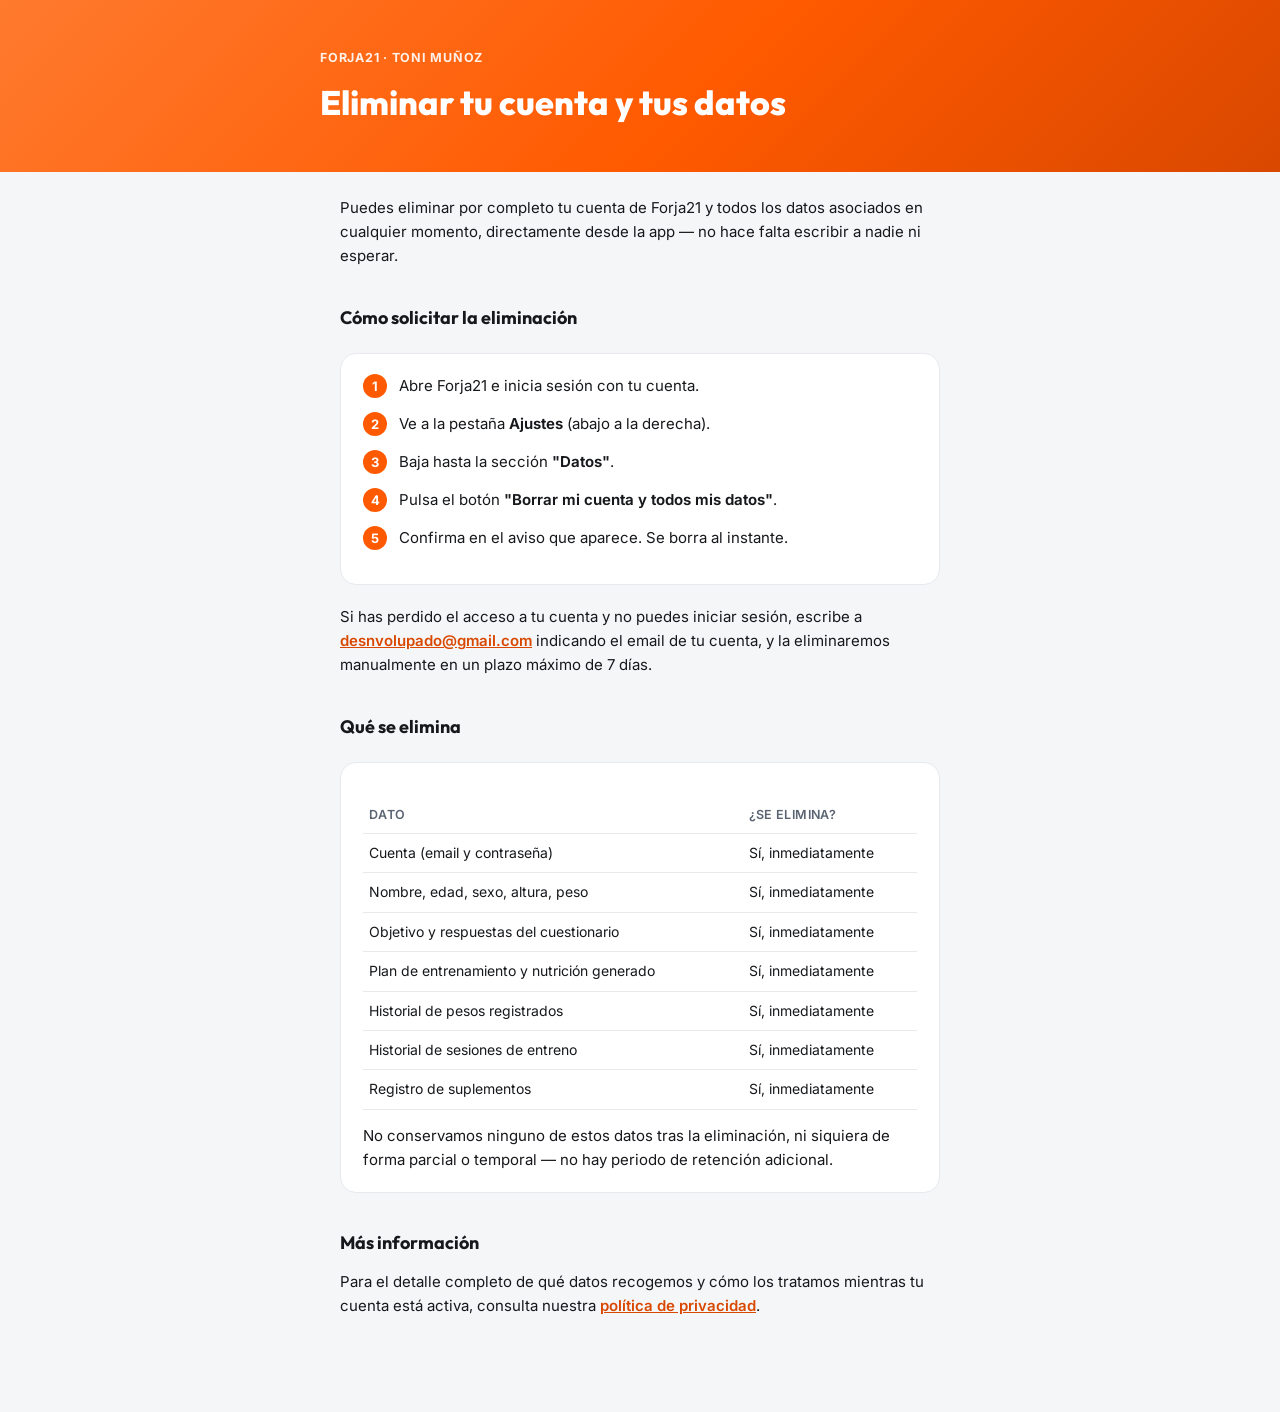
<file: eliminar-cuenta.html>
<!DOCTYPE html>
<html lang="es">
<head>
<meta charset="UTF-8" />
<meta name="viewport" content="width=device-width, initial-scale=1" />
<title>Eliminar cuenta y datos · Forja21</title>
<meta name="theme-color" content="#FF5A00" />
<link rel="icon" href="icons/favicon-32.png?v=2" sizes="32x32" />
<link href="https://fonts.googleapis.com/css2?family=Outfit:wght@600;700;800&family=Inter:wght@400;500;600;700&display=swap" rel="stylesheet">
<style>
  :root{
    --brand:#FF5A00; --brand-2:#D94800;
    --bg:#F5F6F8; --surface:#FFFFFF; --border:#E7E9ED;
    --text:#16181B; --text-muted:#5B6472;
    --font-display:"Outfit",-apple-system,sans-serif;
    --font-body:"Inter",-apple-system,sans-serif;
  }
  *{box-sizing:border-box}
  body{
    margin:0; background:var(--bg); color:var(--text);
    font-family:var(--font-body); line-height:1.6; -webkit-font-smoothing:antialiased;
  }
  .wrap{ max-width:640px; margin:0 auto; padding:0 20px 80px; }
  header{
    background:linear-gradient(135deg,#FF7A2E, var(--brand) 55%, var(--brand-2));
    color:#fff; padding:48px 20px 36px;
  }
  header .inner{ max-width:640px; margin:0 auto; }
  .eyebrow{ font-size:12.5px; font-weight:700; letter-spacing:0.06em; text-transform:uppercase; opacity:0.9; }
  h1{ font-family:var(--font-display); font-size:clamp(26px,5vw,34px); font-weight:800; margin:8px 0 6px; }
  h2{ font-family:var(--font-display); font-size:18px; font-weight:700; margin:36px 0 12px; }
  p{ margin:0 0 14px; font-size:15px; }
  ol, ul{ margin:0 0 14px; padding-left:20px; }
  li{ margin-bottom:8px; font-size:15px; }
  strong{ font-weight:650; }
  .card{ background:var(--surface); border:1px solid var(--border); border-radius:16px; padding:20px 22px; margin:20px 0; }
  .steps{ counter-reset: step; list-style:none; padding-left:0; }
  .steps li{ counter-increment: step; position:relative; padding-left:36px; margin-bottom:14px; }
  .steps li::before{
    content: counter(step); position:absolute; left:0; top:0;
    width:24px; height:24px; border-radius:50%; background:var(--brand);
    color:#fff; font-weight:700; font-size:13px; display:flex; align-items:center; justify-content:center;
  }
  a{ color:var(--brand-2); font-weight:600; }
  table{ width:100%; border-collapse:collapse; margin:14px 0; font-size:14px; }
  th, td{ text-align:left; padding:8px 6px; border-bottom:1px solid var(--border); }
  th{ color:var(--text-muted); font-weight:600; font-size:12.5px; text-transform:uppercase; letter-spacing:0.03em; }
</style>
</head>
<body>

<header>
  <div class="inner">
    <div class="eyebrow">Forja21 · Toni Muñoz</div>
    <h1>Eliminar tu cuenta y tus datos</h1>
  </div>
</header>

<div class="wrap">

  <p style="margin-top:24px">Puedes eliminar por completo tu cuenta de Forja21 y todos los datos asociados en cualquier momento, directamente desde la app — no hace falta escribir a nadie ni esperar.</p>

  <h2>Cómo solicitar la eliminación</h2>
  <div class="card">
    <ol class="steps">
      <li>Abre Forja21 e inicia sesión con tu cuenta.</li>
      <li>Ve a la pestaña <strong>Ajustes</strong> (abajo a la derecha).</li>
      <li>Baja hasta la sección <strong>"Datos"</strong>.</li>
      <li>Pulsa el botón <strong>"Borrar mi cuenta y todos mis datos"</strong>.</li>
      <li>Confirma en el aviso que aparece. Se borra al instante.</li>
    </ol>
  </div>

  <p>Si has perdido el acceso a tu cuenta y no puedes iniciar sesión, escribe a <a href="mailto:desnvolupado@gmail.com">desnvolupado@gmail.com</a> indicando el email de tu cuenta, y la eliminaremos manualmente en un plazo máximo de 7 días.</p>

  <h2>Qué se elimina</h2>
  <div class="card">
    <table>
      <tr><th>Dato</th><th>¿Se elimina?</th></tr>
      <tr><td>Cuenta (email y contraseña)</td><td>Sí, inmediatamente</td></tr>
      <tr><td>Nombre, edad, sexo, altura, peso</td><td>Sí, inmediatamente</td></tr>
      <tr><td>Objetivo y respuestas del cuestionario</td><td>Sí, inmediatamente</td></tr>
      <tr><td>Plan de entrenamiento y nutrición generado</td><td>Sí, inmediatamente</td></tr>
      <tr><td>Historial de pesos registrados</td><td>Sí, inmediatamente</td></tr>
      <tr><td>Historial de sesiones de entreno</td><td>Sí, inmediatamente</td></tr>
      <tr><td>Registro de suplementos</td><td>Sí, inmediatamente</td></tr>
    </table>
    <p style="margin:0">No conservamos ninguno de estos datos tras la eliminación, ni siquiera de forma parcial o temporal — no hay periodo de retención adicional.</p>
  </div>

  <h2>Más información</h2>
  <p>Para el detalle completo de qué datos recogemos y cómo los tratamos mientras tu cuenta está activa, consulta nuestra <a href="privacy.html">política de privacidad</a>.</p>

</div>
</body>
</html>
</file>
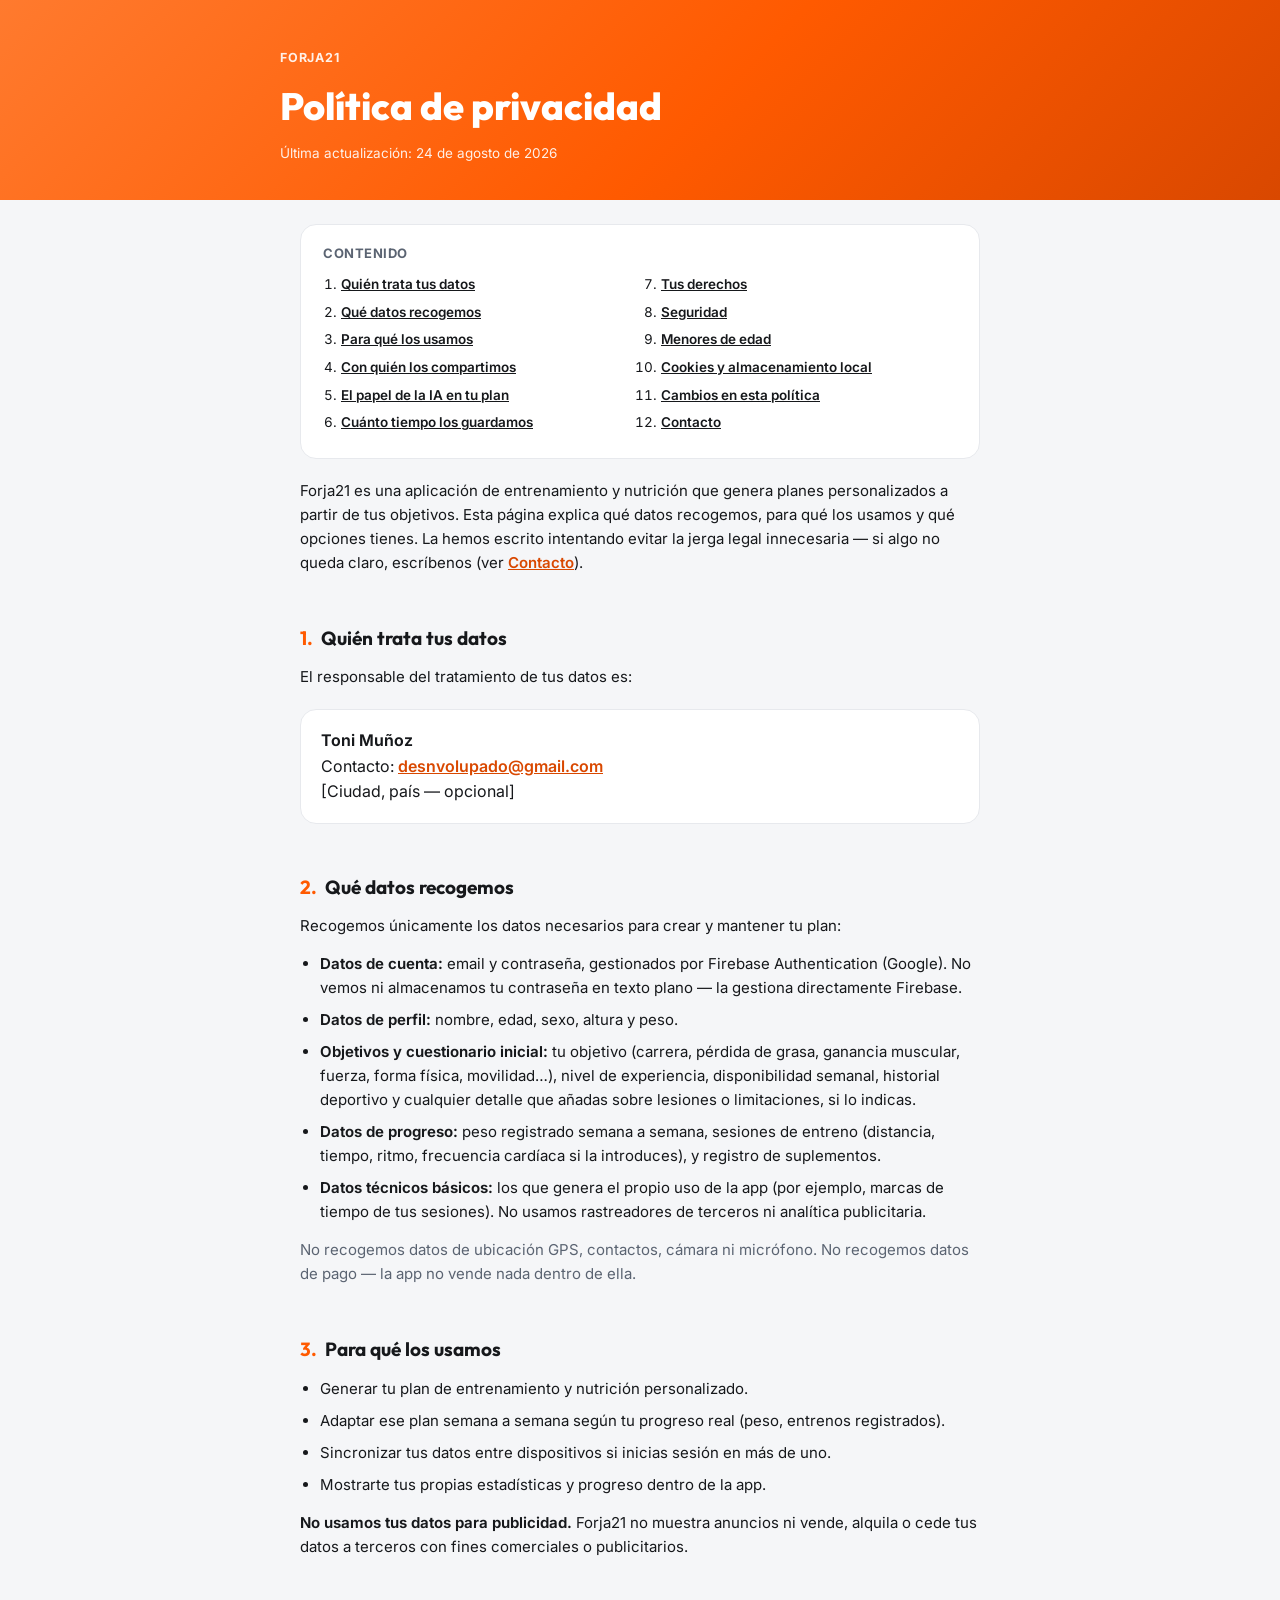
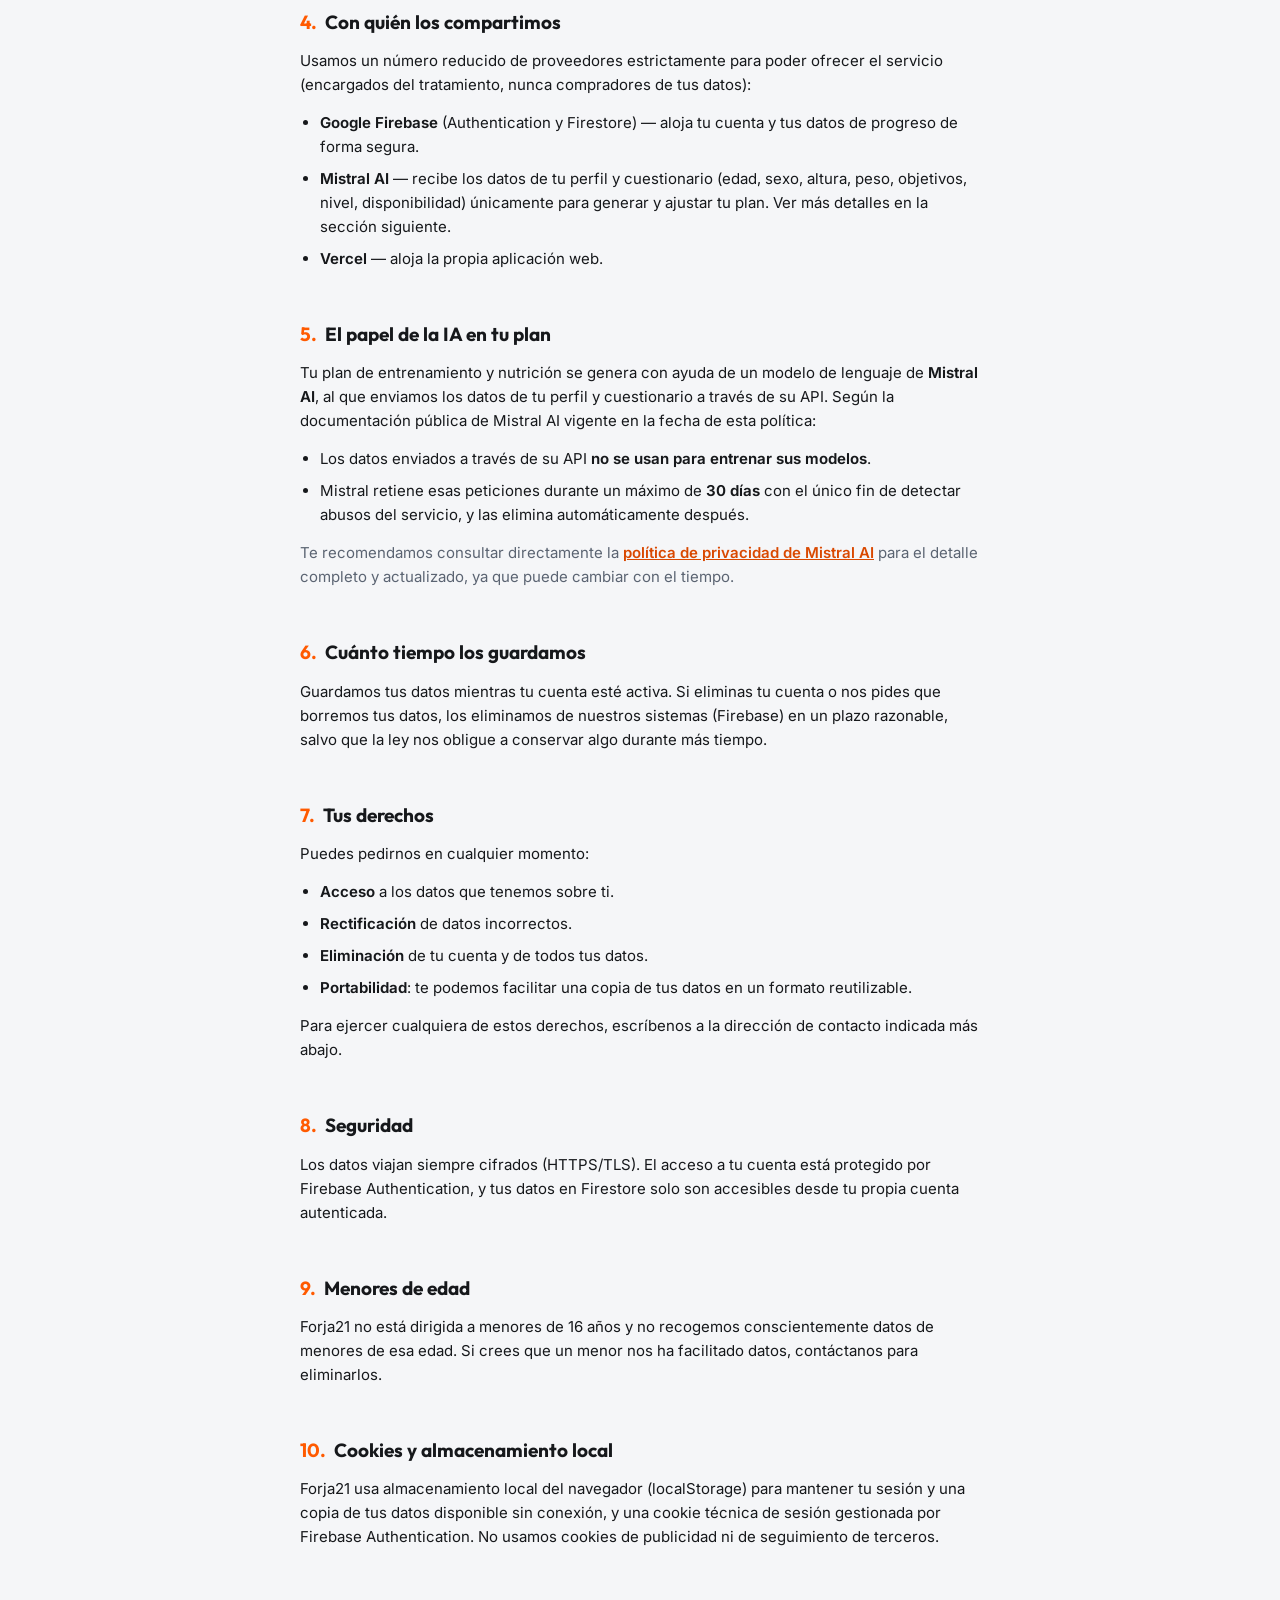
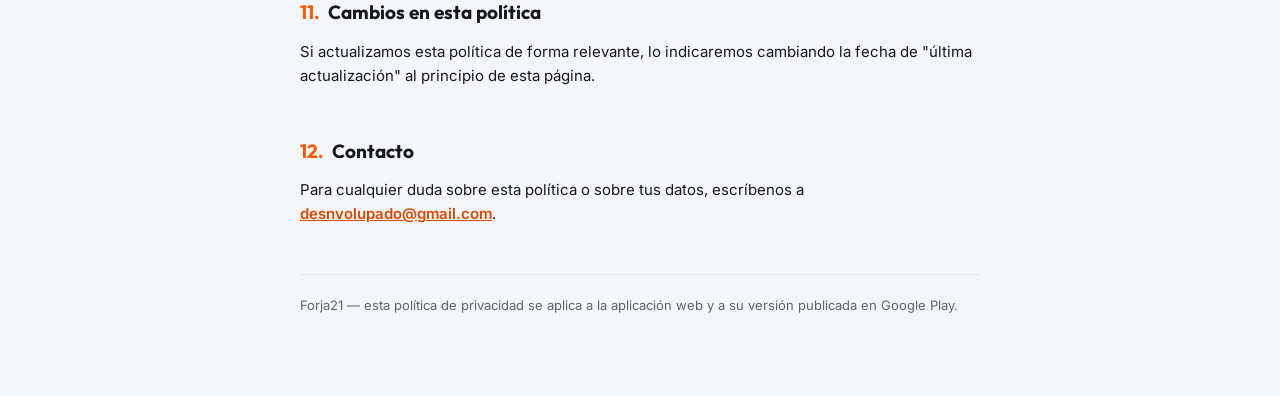
<file: privacy.html>
<!DOCTYPE html>
<html lang="es">
<head>
<meta charset="UTF-8" />
<meta name="viewport" content="width=device-width, initial-scale=1" />
<title>Política de privacidad · Forja21</title>
<meta name="theme-color" content="#FF5A00" />
<link rel="icon" href="icons/favicon-32.png?v=2" sizes="32x32" />
<link href="https://fonts.googleapis.com/css2?family=Outfit:wght@600;700;800&family=Inter:wght@400;500;600;700&display=swap" rel="stylesheet">
<style>
  :root{
    --brand:#FF5A00; --brand-2:#D94800;
    --bg:#F5F6F8; --surface:#FFFFFF; --border:#E7E9ED;
    --text:#16181B; --text-muted:#5B6472;
    --font-display:"Outfit",-apple-system,sans-serif;
    --font-body:"Inter",-apple-system,sans-serif;
  }
  *{box-sizing:border-box}
  body{
    margin:0; background:var(--bg); color:var(--text);
    font-family:var(--font-body); line-height:1.6; -webkit-font-smoothing:antialiased;
  }
  .wrap{ max-width:720px; margin:0 auto; padding:0 20px 80px; }
  header{
    background:linear-gradient(135deg,#FF7A2E, var(--brand) 55%, var(--brand-2));
    color:#fff; padding:48px 20px 36px;
  }
  header .inner{ max-width:720px; margin:0 auto; }
  .eyebrow{ font-size:12.5px; font-weight:700; letter-spacing:0.06em; text-transform:uppercase; opacity:0.9; }
  h1{ font-family:var(--font-display); font-size:clamp(28px,5vw,38px); font-weight:800; margin:8px 0 6px; }
  .updated{ font-size:13.5px; opacity:0.9; }
  h2{
    font-family:var(--font-display); font-size:19px; font-weight:700;
    margin:40px 0 12px; padding-top:8px; scroll-margin-top:20px;
  }
  h2 .num{ color:var(--brand); margin-right:8px; }
  p{ margin:0 0 14px; color:var(--text); font-size:15px; }
  p.muted, li.muted{ color:var(--text-muted); }
  ul{ margin:0 0 14px; padding-left:20px; }
  li{ margin-bottom:8px; font-size:15px; }
  strong{ font-weight:650; }
  .card{
    background:var(--surface); border:1px solid var(--border); border-radius:16px;
    padding:18px 20px; margin:20px 0;
  }
  a{ color:var(--brand-2); font-weight:600; }
  .toc{ background:var(--surface); border:1px solid var(--border); border-radius:16px; padding:18px 22px; margin:-28px 0 20px; }
  .toc-title{ font-weight:700; font-size:13px; text-transform:uppercase; letter-spacing:0.04em; color:var(--text-muted); margin-bottom:10px; }
  .toc ol{ margin:0; padding-left:18px; columns:2; column-gap:24px; }
  .toc li{ font-size:13.5px; margin-bottom:6px; break-inside:avoid; }
  .toc a{ color:var(--text); }
  footer{ margin-top:48px; padding-top:20px; border-top:1px solid var(--border); font-size:13px; color:var(--text-muted); }
  @media (max-width:520px){ .toc ol{ columns:1; } }
</style>
</head>
<body>

<header>
  <div class="inner">
    <div class="eyebrow">Forja21</div>
    <h1>Política de privacidad</h1>
    <div class="updated">Última actualización: 24 de agosto de 2026</div>
  </div>
</header>

<div class="wrap">

  <div class="toc" style="margin-top:24px">
    <div class="toc-title">Contenido</div>
    <ol>
      <li><a href="#responsable">Quién trata tus datos</a></li>
      <li><a href="#datos">Qué datos recogemos</a></li>
      <li><a href="#uso">Para qué los usamos</a></li>
      <li><a href="#terceros">Con quién los compartimos</a></li>
      <li><a href="#ia">El papel de la IA en tu plan</a></li>
      <li><a href="#conservacion">Cuánto tiempo los guardamos</a></li>
      <li><a href="#derechos">Tus derechos</a></li>
      <li><a href="#seguridad">Seguridad</a></li>
      <li><a href="#menores">Menores de edad</a></li>
      <li><a href="#cookies">Cookies y almacenamiento local</a></li>
      <li><a href="#cambios">Cambios en esta política</a></li>
      <li><a href="#contacto">Contacto</a></li>
    </ol>
  </div>

  <p>Forja21 es una aplicación de entrenamiento y nutrición que genera planes personalizados a partir de tus objetivos. Esta página explica qué datos recogemos, para qué los usamos y qué opciones tienes. La hemos escrito intentando evitar la jerga legal innecesaria — si algo no queda claro, escríbenos (ver <a href="#contacto">Contacto</a>).</p>

  <h2 id="responsable"><span class="num">1.</span>Quién trata tus datos</h2>
  <p>El responsable del tratamiento de tus datos es:</p>
  <div class="card">
    <strong>Toni Muñoz</strong><br />
    Contacto: <a href="mailto:desnvolupado@gmail.com">desnvolupado@gmail.com</a><br />
    [Ciudad, país — opcional]
  </div>

  <h2 id="datos"><span class="num">2.</span>Qué datos recogemos</h2>
  <p>Recogemos únicamente los datos necesarios para crear y mantener tu plan:</p>
  <ul>
    <li><strong>Datos de cuenta:</strong> email y contraseña, gestionados por Firebase Authentication (Google). No vemos ni almacenamos tu contraseña en texto plano — la gestiona directamente Firebase.</li>
    <li><strong>Datos de perfil:</strong> nombre, edad, sexo, altura y peso.</li>
    <li><strong>Objetivos y cuestionario inicial:</strong> tu objetivo (carrera, pérdida de grasa, ganancia muscular, fuerza, forma física, movilidad…), nivel de experiencia, disponibilidad semanal, historial deportivo y cualquier detalle que añadas sobre lesiones o limitaciones, si lo indicas.</li>
    <li><strong>Datos de progreso:</strong> peso registrado semana a semana, sesiones de entreno (distancia, tiempo, ritmo, frecuencia cardíaca si la introduces), y registro de suplementos.</li>
    <li><strong>Datos técnicos básicos:</strong> los que genera el propio uso de la app (por ejemplo, marcas de tiempo de tus sesiones). No usamos rastreadores de terceros ni analítica publicitaria.</li>
  </ul>
  <p class="muted">No recogemos datos de ubicación GPS, contactos, cámara ni micrófono. No recogemos datos de pago — la app no vende nada dentro de ella.</p>

  <h2 id="uso"><span class="num">3.</span>Para qué los usamos</h2>
  <ul>
    <li>Generar tu plan de entrenamiento y nutrición personalizado.</li>
    <li>Adaptar ese plan semana a semana según tu progreso real (peso, entrenos registrados).</li>
    <li>Sincronizar tus datos entre dispositivos si inicias sesión en más de uno.</li>
    <li>Mostrarte tus propias estadísticas y progreso dentro de la app.</li>
  </ul>
  <p><strong>No usamos tus datos para publicidad.</strong> Forja21 no muestra anuncios ni vende, alquila o cede tus datos a terceros con fines comerciales o publicitarios.</p>

  <h2 id="terceros"><span class="num">4.</span>Con quién los compartimos</h2>
  <p>Usamos un número reducido de proveedores estrictamente para poder ofrecer el servicio (encargados del tratamiento, nunca compradores de tus datos):</p>
  <ul>
    <li><strong>Google Firebase</strong> (Authentication y Firestore) — aloja tu cuenta y tus datos de progreso de forma segura.</li>
    <li><strong>Mistral AI</strong> — recibe los datos de tu perfil y cuestionario (edad, sexo, altura, peso, objetivos, nivel, disponibilidad) únicamente para generar y ajustar tu plan. Ver más detalles en la sección siguiente.</li>
    <li><strong>Vercel</strong> — aloja la propia aplicación web.</li>
  </ul>

  <h2 id="ia"><span class="num">5.</span>El papel de la IA en tu plan</h2>
  <p>Tu plan de entrenamiento y nutrición se genera con ayuda de un modelo de lenguaje de <strong>Mistral AI</strong>, al que enviamos los datos de tu perfil y cuestionario a través de su API. Según la documentación pública de Mistral AI vigente en la fecha de esta política:</p>
  <ul>
    <li>Los datos enviados a través de su API <strong>no se usan para entrenar sus modelos</strong>.</li>
    <li>Mistral retiene esas peticiones durante un máximo de <strong>30 días</strong> con el único fin de detectar abusos del servicio, y las elimina automáticamente después.</li>
  </ul>
  <p class="muted">Te recomendamos consultar directamente la <a href="https://mistral.ai/terms" target="_blank" rel="noopener">política de privacidad de Mistral AI</a> para el detalle completo y actualizado, ya que puede cambiar con el tiempo.</p>

  <h2 id="conservacion"><span class="num">6.</span>Cuánto tiempo los guardamos</h2>
  <p>Guardamos tus datos mientras tu cuenta esté activa. Si eliminas tu cuenta o nos pides que borremos tus datos, los eliminamos de nuestros sistemas (Firebase) en un plazo razonable, salvo que la ley nos obligue a conservar algo durante más tiempo.</p>

  <h2 id="derechos"><span class="num">7.</span>Tus derechos</h2>
  <p>Puedes pedirnos en cualquier momento:</p>
  <ul>
    <li><strong>Acceso</strong> a los datos que tenemos sobre ti.</li>
    <li><strong>Rectificación</strong> de datos incorrectos.</li>
    <li><strong>Eliminación</strong> de tu cuenta y de todos tus datos.</li>
    <li><strong>Portabilidad</strong>: te podemos facilitar una copia de tus datos en un formato reutilizable.</li>
  </ul>
  <p>Para ejercer cualquiera de estos derechos, escríbenos a la dirección de contacto indicada más abajo.</p>

  <h2 id="seguridad"><span class="num">8.</span>Seguridad</h2>
  <p>Los datos viajan siempre cifrados (HTTPS/TLS). El acceso a tu cuenta está protegido por Firebase Authentication, y tus datos en Firestore solo son accesibles desde tu propia cuenta autenticada.</p>

  <h2 id="menores"><span class="num">9.</span>Menores de edad</h2>
  <p>Forja21 no está dirigida a menores de 16 años y no recogemos conscientemente datos de menores de esa edad. Si crees que un menor nos ha facilitado datos, contáctanos para eliminarlos.</p>

  <h2 id="cookies"><span class="num">10.</span>Cookies y almacenamiento local</h2>
  <p>Forja21 usa almacenamiento local del navegador (localStorage) para mantener tu sesión y una copia de tus datos disponible sin conexión, y una cookie técnica de sesión gestionada por Firebase Authentication. No usamos cookies de publicidad ni de seguimiento de terceros.</p>

  <h2 id="cambios"><span class="num">11.</span>Cambios en esta política</h2>
  <p>Si actualizamos esta política de forma relevante, lo indicaremos cambiando la fecha de "última actualización" al principio de esta página.</p>

  <h2 id="contacto"><span class="num">12.</span>Contacto</h2>
  <p>Para cualquier duda sobre esta política o sobre tus datos, escríbenos a <a href="mailto:desnvolupado@gmail.com">desnvolupado@gmail.com</a>.</p>

  <footer>Forja21 — esta política de privacidad se aplica a la aplicación web y a su versión publicada en Google Play.</footer>

</div>
</body>
</html>
</file>
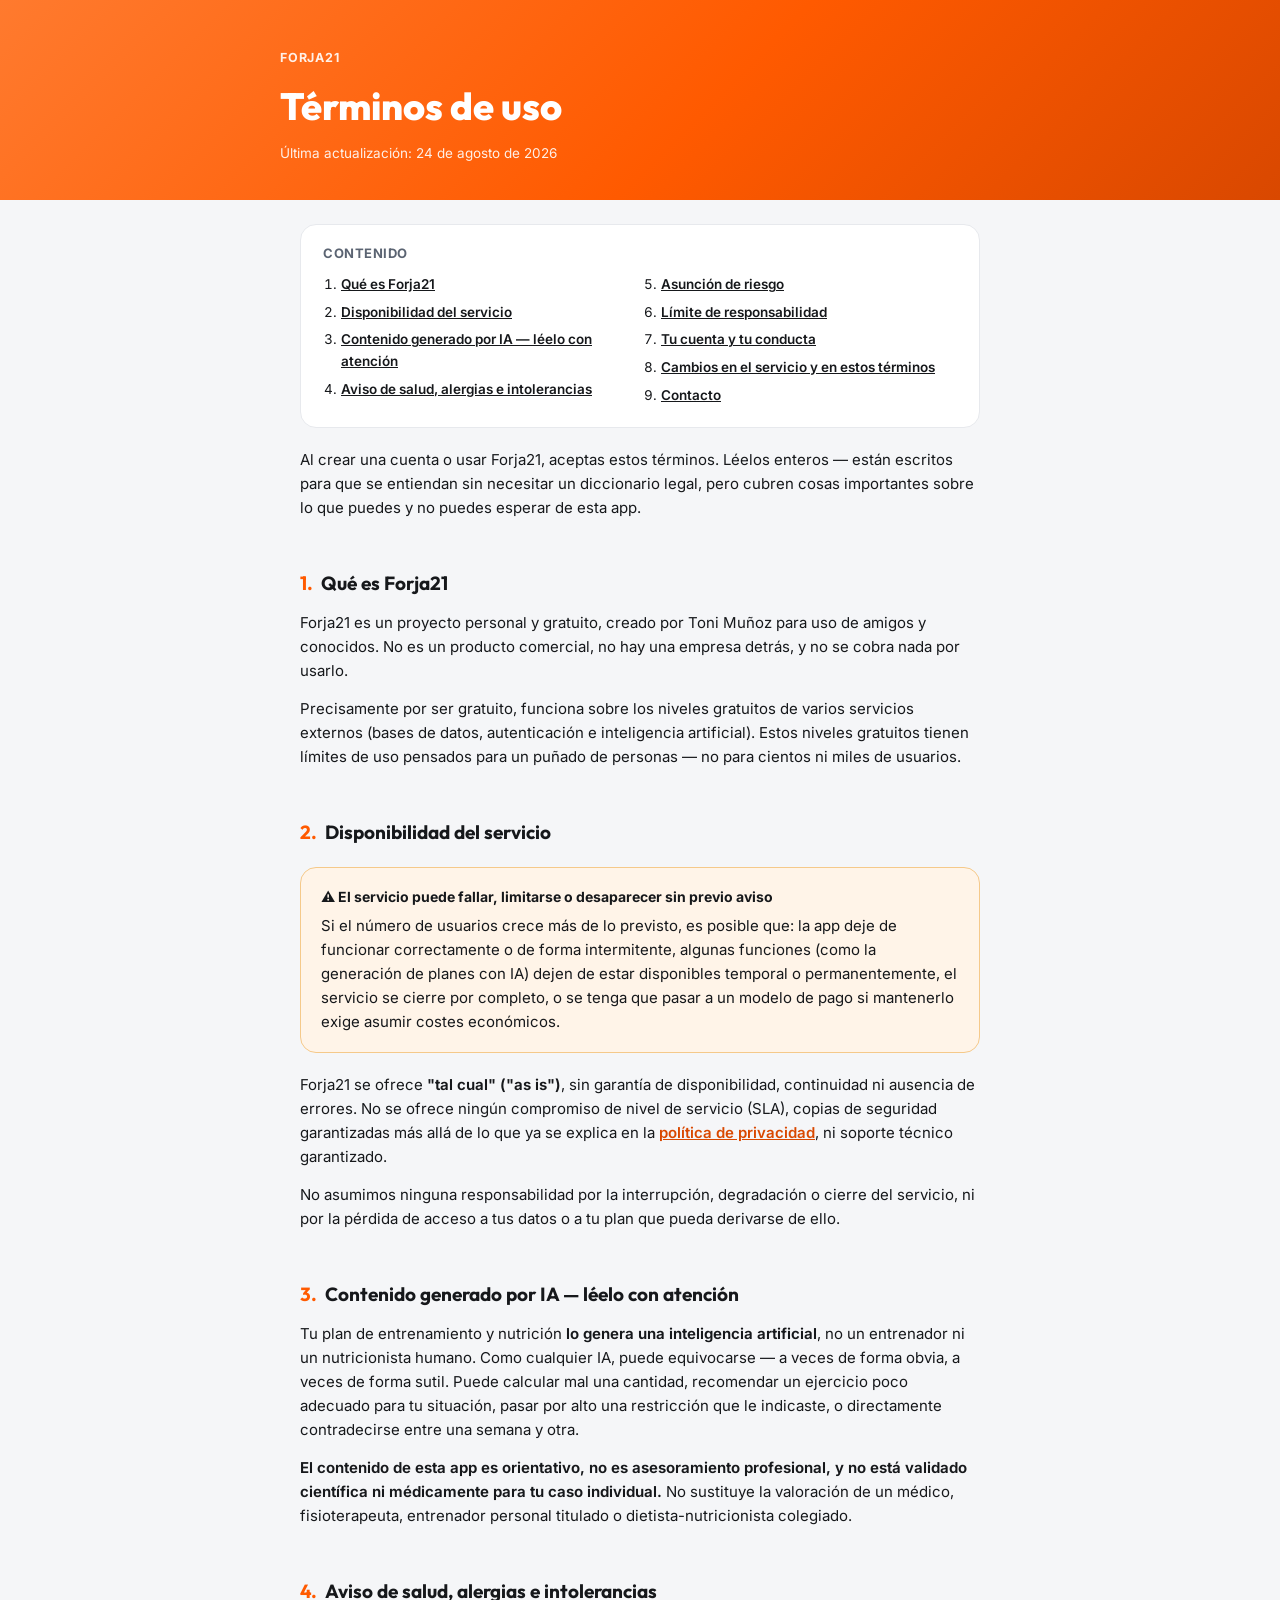
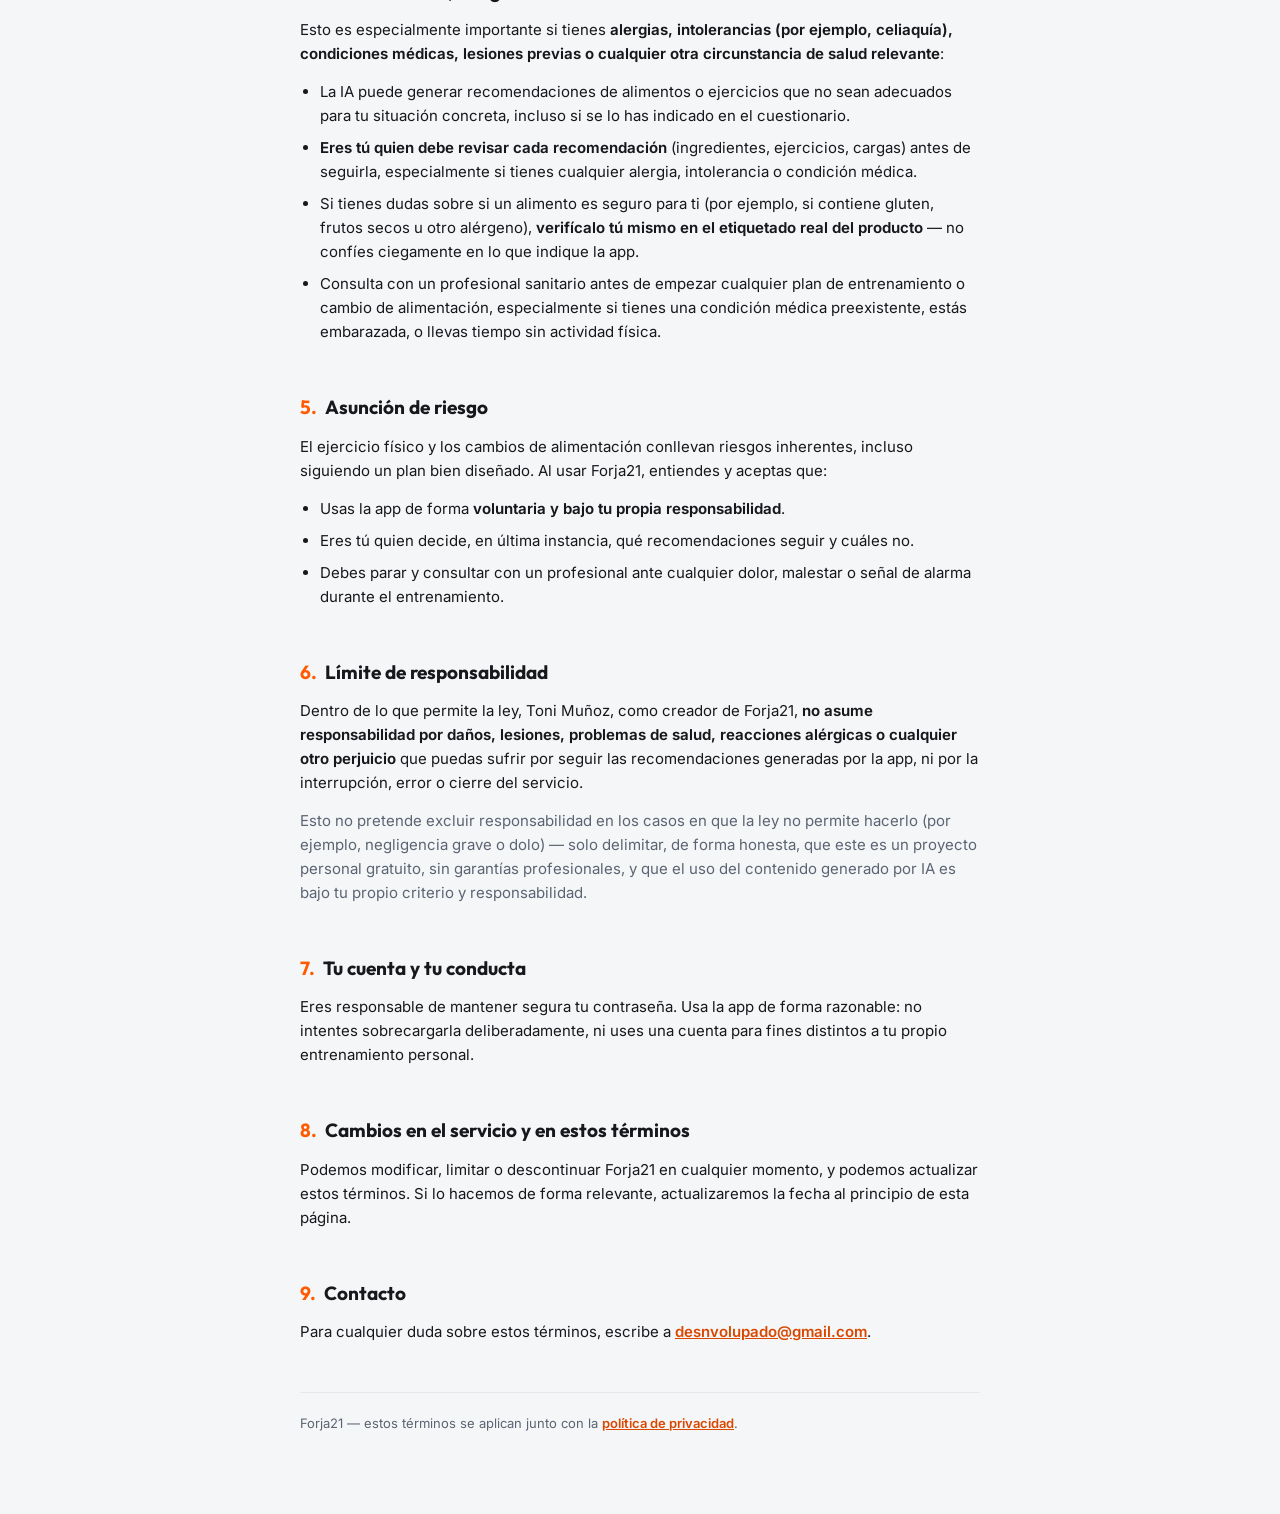
<file: terms.html>
<!DOCTYPE html>
<html lang="es">
<head>
<meta charset="UTF-8" />
<meta name="viewport" content="width=device-width, initial-scale=1" />
<title>Términos de uso · Forja21</title>
<meta name="theme-color" content="#FF5A00" />
<link rel="icon" href="icons/favicon-32.png?v=2" sizes="32x32" />
<link href="https://fonts.googleapis.com/css2?family=Outfit:wght@600;700;800&family=Inter:wght@400;500;600;700&display=swap" rel="stylesheet">
<style>
  :root{
    --brand:#FF5A00; --brand-2:#D94800;
    --bg:#F5F6F8; --surface:#FFFFFF; --border:#E7E9ED;
    --text:#16181B; --text-muted:#5B6472;
    --warn-bg:#FFF4E8; --warn-border:#F5C98A;
    --font-display:"Outfit",-apple-system,sans-serif;
    --font-body:"Inter",-apple-system,sans-serif;
  }
  *{box-sizing:border-box}
  body{
    margin:0; background:var(--bg); color:var(--text);
    font-family:var(--font-body); line-height:1.6; -webkit-font-smoothing:antialiased;
  }
  .wrap{ max-width:720px; margin:0 auto; padding:0 20px 80px; }
  header{
    background:linear-gradient(135deg,#FF7A2E, var(--brand) 55%, var(--brand-2));
    color:#fff; padding:48px 20px 36px;
  }
  header .inner{ max-width:720px; margin:0 auto; }
  .eyebrow{ font-size:12.5px; font-weight:700; letter-spacing:0.06em; text-transform:uppercase; opacity:0.9; }
  h1{ font-family:var(--font-display); font-size:clamp(28px,5vw,38px); font-weight:800; margin:8px 0 6px; }
  .updated{ font-size:13.5px; opacity:0.9; }
  h2{
    font-family:var(--font-display); font-size:19px; font-weight:700;
    margin:40px 0 12px; padding-top:8px; scroll-margin-top:20px;
  }
  h2 .num{ color:var(--brand); margin-right:8px; }
  p{ margin:0 0 14px; color:var(--text); font-size:15px; }
  p.muted{ color:var(--text-muted); }
  ul{ margin:0 0 14px; padding-left:20px; }
  li{ margin-bottom:8px; font-size:15px; }
  strong{ font-weight:650; }
  .card{
    background:var(--surface); border:1px solid var(--border); border-radius:16px;
    padding:18px 20px; margin:20px 0;
  }
  .warn{
    background:var(--warn-bg); border:1px solid var(--warn-border); border-radius:16px;
    padding:18px 20px; margin:20px 0;
  }
  .warn-title{ font-weight:700; font-size:14px; margin-bottom:6px; }
  a{ color:var(--brand-2); font-weight:600; }
  .toc{ background:var(--surface); border:1px solid var(--border); border-radius:16px; padding:18px 22px; margin:-28px 0 20px; }
  .toc-title{ font-weight:700; font-size:13px; text-transform:uppercase; letter-spacing:0.04em; color:var(--text-muted); margin-bottom:10px; }
  .toc ol{ margin:0; padding-left:18px; columns:2; column-gap:24px; }
  .toc li{ font-size:13.5px; margin-bottom:6px; break-inside:avoid; }
  .toc a{ color:var(--text); }
  footer{ margin-top:48px; padding-top:20px; border-top:1px solid var(--border); font-size:13px; color:var(--text-muted); }
  @media (max-width:520px){ .toc ol{ columns:1; } }
</style>
</head>
<body>

<header>
  <div class="inner">
    <div class="eyebrow">Forja21</div>
    <h1>Términos de uso</h1>
    <div class="updated">Última actualización: 24 de agosto de 2026</div>
  </div>
</header>

<div class="wrap">

  <div class="toc" style="margin-top:24px">
    <div class="toc-title">Contenido</div>
    <ol>
      <li><a href="#naturaleza">Qué es Forja21</a></li>
      <li><a href="#disponibilidad">Disponibilidad del servicio</a></li>
      <li><a href="#ia">Contenido generado por IA — léelo con atención</a></li>
      <li><a href="#salud">Aviso de salud, alergias e intolerancias</a></li>
      <li><a href="#riesgo">Asunción de riesgo</a></li>
      <li><a href="#responsabilidad">Límite de responsabilidad</a></li>
      <li><a href="#cuenta">Tu cuenta y tu conducta</a></li>
      <li><a href="#cambios">Cambios en el servicio y en estos términos</a></li>
      <li><a href="#contacto">Contacto</a></li>
    </ol>
  </div>

  <p>Al crear una cuenta o usar Forja21, aceptas estos términos. Léelos enteros — están escritos para que se entiendan sin necesitar un diccionario legal, pero cubren cosas importantes sobre lo que puedes y no puedes esperar de esta app.</p>

  <h2 id="naturaleza"><span class="num">1.</span>Qué es Forja21</h2>
  <p>Forja21 es un proyecto personal y gratuito, creado por Toni Muñoz para uso de amigos y conocidos. No es un producto comercial, no hay una empresa detrás, y no se cobra nada por usarlo.</p>
  <p>Precisamente por ser gratuito, funciona sobre los niveles gratuitos de varios servicios externos (bases de datos, autenticación e inteligencia artificial). Estos niveles gratuitos tienen límites de uso pensados para un puñado de personas — no para cientos ni miles de usuarios.</p>

  <h2 id="disponibilidad"><span class="num">2.</span>Disponibilidad del servicio</h2>
  <div class="warn">
    <div class="warn-title">⚠️ El servicio puede fallar, limitarse o desaparecer sin previo aviso</div>
    <p style="margin-bottom:0">Si el número de usuarios crece más de lo previsto, es posible que: la app deje de funcionar correctamente o de forma intermitente, algunas funciones (como la generación de planes con IA) dejen de estar disponibles temporal o permanentemente, el servicio se cierre por completo, o se tenga que pasar a un modelo de pago si mantenerlo exige asumir costes económicos.</p>
  </div>
  <p>Forja21 se ofrece <strong>"tal cual" ("as is")</strong>, sin garantía de disponibilidad, continuidad ni ausencia de errores. No se ofrece ningún compromiso de nivel de servicio (SLA), copias de seguridad garantizadas más allá de lo que ya se explica en la <a href="privacy.html">política de privacidad</a>, ni soporte técnico garantizado.</p>
  <p>No asumimos ninguna responsabilidad por la interrupción, degradación o cierre del servicio, ni por la pérdida de acceso a tus datos o a tu plan que pueda derivarse de ello.</p>

  <h2 id="ia"><span class="num">3.</span>Contenido generado por IA — léelo con atención</h2>
  <p>Tu plan de entrenamiento y nutrición <strong>lo genera una inteligencia artificial</strong>, no un entrenador ni un nutricionista humano. Como cualquier IA, puede equivocarse — a veces de forma obvia, a veces de forma sutil. Puede calcular mal una cantidad, recomendar un ejercicio poco adecuado para tu situación, pasar por alto una restricción que le indicaste, o directamente contradecirse entre una semana y otra.</p>
  <p><strong>El contenido de esta app es orientativo, no es asesoramiento profesional, y no está validado científica ni médicamente para tu caso individual.</strong> No sustituye la valoración de un médico, fisioterapeuta, entrenador personal titulado o dietista-nutricionista colegiado.</p>

  <h2 id="salud"><span class="num">4.</span>Aviso de salud, alergias e intolerancias</h2>
  <p>Esto es especialmente importante si tienes <strong>alergias, intolerancias (por ejemplo, celiaquía), condiciones médicas, lesiones previas o cualquier otra circunstancia de salud relevante</strong>:</p>
  <ul>
    <li>La IA puede generar recomendaciones de alimentos o ejercicios que no sean adecuados para tu situación concreta, incluso si se lo has indicado en el cuestionario.</li>
    <li><strong>Eres tú quien debe revisar cada recomendación</strong> (ingredientes, ejercicios, cargas) antes de seguirla, especialmente si tienes cualquier alergia, intolerancia o condición médica.</li>
    <li>Si tienes dudas sobre si un alimento es seguro para ti (por ejemplo, si contiene gluten, frutos secos u otro alérgeno), <strong>verifícalo tú mismo en el etiquetado real del producto</strong> — no confíes ciegamente en lo que indique la app.</li>
    <li>Consulta con un profesional sanitario antes de empezar cualquier plan de entrenamiento o cambio de alimentación, especialmente si tienes una condición médica preexistente, estás embarazada, o llevas tiempo sin actividad física.</li>
  </ul>

  <h2 id="riesgo"><span class="num">5.</span>Asunción de riesgo</h2>
  <p>El ejercicio físico y los cambios de alimentación conllevan riesgos inherentes, incluso siguiendo un plan bien diseñado. Al usar Forja21, entiendes y aceptas que:</p>
  <ul>
    <li>Usas la app de forma <strong>voluntaria y bajo tu propia responsabilidad</strong>.</li>
    <li>Eres tú quien decide, en última instancia, qué recomendaciones seguir y cuáles no.</li>
    <li>Debes parar y consultar con un profesional ante cualquier dolor, malestar o señal de alarma durante el entrenamiento.</li>
  </ul>

  <h2 id="responsabilidad"><span class="num">6.</span>Límite de responsabilidad</h2>
  <p>Dentro de lo que permite la ley, Toni Muñoz, como creador de Forja21, <strong>no asume responsabilidad por daños, lesiones, problemas de salud, reacciones alérgicas o cualquier otro perjuicio</strong> que puedas sufrir por seguir las recomendaciones generadas por la app, ni por la interrupción, error o cierre del servicio.</p>
  <p class="muted">Esto no pretende excluir responsabilidad en los casos en que la ley no permite hacerlo (por ejemplo, negligencia grave o dolo) — solo delimitar, de forma honesta, que este es un proyecto personal gratuito, sin garantías profesionales, y que el uso del contenido generado por IA es bajo tu propio criterio y responsabilidad.</p>

  <h2 id="cuenta"><span class="num">7.</span>Tu cuenta y tu conducta</h2>
  <p>Eres responsable de mantener segura tu contraseña. Usa la app de forma razonable: no intentes sobrecargarla deliberadamente, ni uses una cuenta para fines distintos a tu propio entrenamiento personal.</p>

  <h2 id="cambios"><span class="num">8.</span>Cambios en el servicio y en estos términos</h2>
  <p>Podemos modificar, limitar o descontinuar Forja21 en cualquier momento, y podemos actualizar estos términos. Si lo hacemos de forma relevante, actualizaremos la fecha al principio de esta página.</p>

  <h2 id="contacto"><span class="num">9.</span>Contacto</h2>
  <p>Para cualquier duda sobre estos términos, escribe a <a href="mailto:desnvolupado@gmail.com">desnvolupado@gmail.com</a>.</p>

  <footer>Forja21 — estos términos se aplican junto con la <a href="privacy.html">política de privacidad</a>.</footer>

</div>
</body>
</html>
</file>
